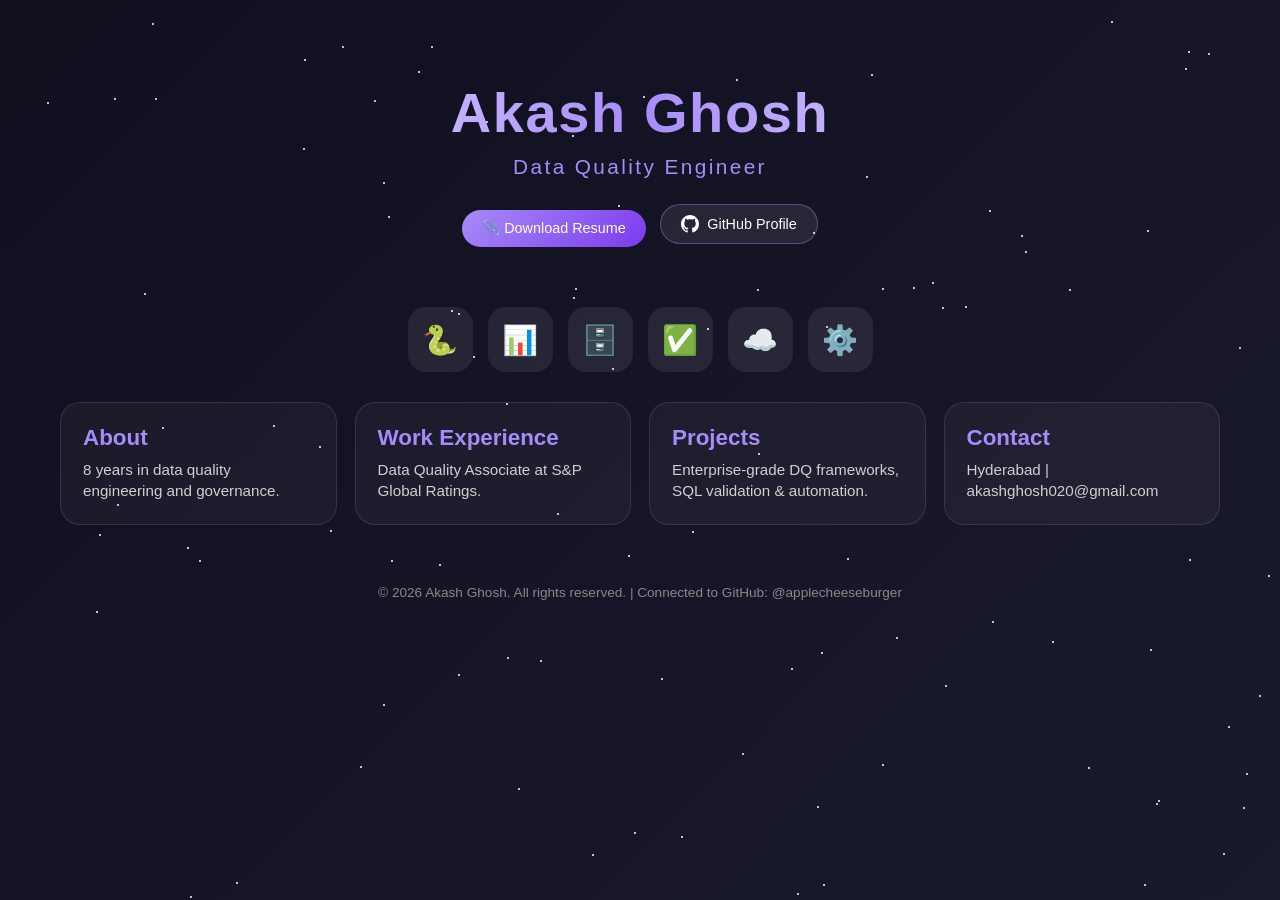
<file: index.html>
<!DOCTYPE html>
<html lang="en">
<head>
<meta charset="UTF-8">
<meta name="viewport" content="width=device-width, initial-scale=1.0">
<title>Akash Ghosh - Portfolio</title>

<style>
* {
    margin: 0;
    padding: 0;
    box-sizing: border-box;
}

body {
    font-family: 'SF Pro Display', -apple-system, BlinkMacSystemFont, 'Segoe UI', Roboto, sans-serif;
    background: linear-gradient(135deg, #0f0f1e 0%, #1a1a2e 100%);
    color: #fff;
    min-height: 100vh;
    overflow-x: hidden;
    position: relative;
}

/* Stars Background */
.stars {
    position: fixed;
    top: 0;
    left: 0;
    width: 100%;
    height: 100%;
    pointer-events: none;
    z-index: 0;
}

.star {
    position: absolute;
    width: 2px;
    height: 2px;
    background: white;
    border-radius: 50%;
    animation: twinkle 3s infinite;
}

@keyframes twinkle {
    0%, 100% { opacity: 0.3; }
    50% { opacity: 1; }
}

@keyframes scaleUp {
  0% { opacity: 0; transform: scale(0.3); }
  50% { opacity: 1; transform: scale(1.1); }
  100% { opacity: 1; transform: scale(1); }
}

@keyframes fadeInUp {
  from { opacity: 0; transform: translateY(30px); }
  to { opacity: 1; transform: translateY(0); }
}

.container {
    max-width: 1200px;
    margin: 0 auto;
    padding: 30px 20px;
    position: relative;
    z-index: 1;
}

.header {
    text-align: center;
    padding: 50px 0 30px;
}

.name {
    font-size: 3.5rem;
    font-weight: 700;
    letter-spacing: 0.1rem;
    margin-bottom: 10px;
    background: linear-gradient(90deg, #fff, #a78bfa, #fff);
    -webkit-background-clip: text;
    -webkit-text-fill-color: transparent;
    animation: scaleUp 0.8s cubic-bezier(0.68,-0.55,0.265,1.55);
}

.title {
    font-size: 1.3rem;
    color: #a78bfa;
    font-weight: 300;
    letter-spacing: 0.15rem;
    margin-bottom: 15px;
    animation: fadeInUp 0.8s ease;
}

.download-resume {
    display: inline-flex;
    align-items: center;
    gap: 8px;
    padding: 10px 20px;
    background: linear-gradient(135deg, #a78bfa 0%, #7c3aed 100%);
    color: white;
    text-decoration: none;
    border-radius: 25px;
    font-size: 0.9rem;
    margin-top: 10px;
    transition: all 0.3s ease;
}

.download-resume:hover {
    transform: translateY(-3px);
    box-shadow: 0 5px 15px rgba(167,139,250,0.4);
}

.github-link-btn {
    display: inline-flex;
    align-items: center;
    gap: 8px;
    padding: 10px 20px;
    background: rgba(255,255,255,0.08);
    border: 1px solid rgba(167,139,250,0.4);
    color: white;
    text-decoration: none;
    border-radius: 25px;
    font-size: 0.9rem;
    margin-top: 10px;
    margin-left: 10px;
    transition: all 0.3s ease;
}

.github-link-btn:hover {
    background: rgba(167,139,250,0.25);
    transform: translateY(-3px);
}

/* Icons Carousel */
.icons-carousel {
    display: flex;
    justify-content: center;
    gap: 15px;
    padding: 30px 0;
    overflow-x: auto;
}

.icon-item {
    width: 65px;
    height: 65px;
    background: rgba(255,255,255,0.08);
    border-radius: 18px;
    display: flex;
    align-items: center;
    justify-content: center;
    font-size: 1.8rem;
    cursor: pointer;
    transition: 0.3s;
}

.icon-item:hover {
    transform: translateY(-8px) scale(1.05);
    background: rgba(167,139,250,0.25);
}

/* Cards Grid */
.cards-grid {
    display: grid;
    grid-template-columns: repeat(auto-fit, minmax(240px, 1fr));
    gap: 18px;
    margin-bottom: 40px;
}

.card {
    background: rgba(255,255,255,0.04);
    border: 1px solid rgba(176,176,255,0.15);
    border-radius: 20px;
    padding: 22px;
    cursor: pointer;
    transition: 0.3s;
}

.card:hover {
    transform: translateY(-8px);
    box-shadow: 0 15px 35px rgba(167,139,250,0.25);
    border-color: rgba(167,139,250,0.5);
}

.card h2 {
    font-size: 1.4rem;
    color: #a78bfa;
    margin-bottom: 8px;
}

.card p {
    color: #d0d0d0;
    font-size: 0.95rem;
    line-height: 1.4;
}

/* Quick Links Footer */
.footer {
    text-align: center;
    padding: 20px 0;
    color: #888;
    font-size: 0.85rem;
}
</style>
</head>

<body>

<div class="stars" id="stars"></div>

<div class="container">
    <div class="header">
        <h1 class="name">Akash Ghosh</h1>
        <p class="title" id="rotating-title">Data Quality Engineer</p>

        <div>
            <a href="AKASH-GHOSH.docx" download class="download-resume">
                📎 Download Resume
            </a>
            <a href="https://github.com/applecheeseburger" target="_blank" rel="noopener" class="github-link-btn">
                <svg width="18" height="18" fill="currentColor" viewBox="0 0 24 24"><path d="M12 0C5.37 0 0 5.37 0 12c0 5.31 3.435 9.795 8.205 11.385.6.105.825-.255.825-.57 0-.285-.015-1.23-.015-2.235-3.015.555-3.795-.735-4.035-1.41-.135-.345-.72-1.41-1.23-1.695-.42-.225-1.02-.78-.015-.795.945-.015 1.62.87 1.845 1.23 1.08 1.815 2.805 1.305 3.495.99.105-.78.42-1.305.765-1.605-2.67-.3-5.46-1.335-5.46-5.925 0-1.305.465-2.385 1.23-3.225-.12-.3-.54-1.53.12-3.18 0 0 1.005-.315 3.3 1.23.96-.27 1.98-.405 3-.405s2.04.135 3 .405c2.295-1.56 3.3-1.23 3.3-1.23.66 1.65.24 2.88.12 3.18.765.84 1.23 1.905 1.23 3.225 0 4.605-2.805 5.625-5.475 5.925.435.375.81 1.095.81 2.22 0 1.605-.015 2.895-.015 3.3 0 .315.225.69.825.57A12.02 12.02 0 0024 12c0-6.63-5.37-12-12-12z"/></svg>
                GitHub Profile
            </a>
        </div>
    </div>

    <div class="icons-carousel">
        <div class="icon-item" title="Python">🐍</div>
        <div class="icon-item" title="Data Analytics">📊</div>
        <div class="icon-item" title="SQL & Databases">🗄️</div>
        <div class="icon-item" title="Data Validation & QA">✅</div>
        <div class="icon-item" title="Cloud Computing">☁️</div>
        <div class="icon-item" title="Automation & Workflows">⚙️</div>
    </div>

    <div class="cards-grid">
        <div class="card" onclick="window.location.href='about.html'">
            <h2>About</h2>
            <p>8 years in data quality engineering and governance.</p>
        </div>

        <div class="card" onclick="window.location.href='work.html'">
            <h2>Work Experience</h2>
            <p>Data Quality Associate at S&P Global Ratings.</p>
        </div>

        <div class="card" onclick="window.location.href='projects.html'">
            <h2>Projects</h2>
            <p>Enterprise-grade DQ frameworks, SQL validation & automation.</p>
        </div>

        <div class="card" onclick="window.location.href='contact.html'">
            <h2>Contact</h2>
            <p>Hyderabad | akashghosh020@gmail.com</p>
        </div>
    </div>

    <footer class="footer">
        <p>© <span id="year"></span> Akash Ghosh. All rights reserved. | Connected to GitHub: @applecheeseburger</p>
    </footer>
</div>

<script>
/* Stars */
const starsContainer = document.getElementById('stars');
for (let i = 0; i < 100; i++) {
    const star = document.createElement('div');
    star.className = 'star';
    star.style.left = Math.random() * 100 + '%';
    star.style.top = Math.random() * 100 + '%';
    star.style.animationDelay = Math.random() * 3 + 's';
    starsContainer.appendChild(star);
}

/* Year */
document.getElementById('year').textContent = new Date().getFullYear();

/* Rotating subtitle */
const titles = [
    "Data Quality Associate",
    "Assistant Manager",
    "Data Quality Engineer",
    "Speaks English / Hindi / Bengali",
    "Loves automation",
    "Uses AI for smart workflows"
];

let index = 0;
const titleElement = document.getElementById("rotating-title");

setInterval(() => {
    titleElement.style.animation = "none";
    void titleElement.offsetWidth;
    titleElement.style.animation = "fadeInUp 0.8s ease";

    index = (index + 1) % titles.length;
    titleElement.textContent = titles[index];
}, 2000);
</script>

</body>
</html>
</file>
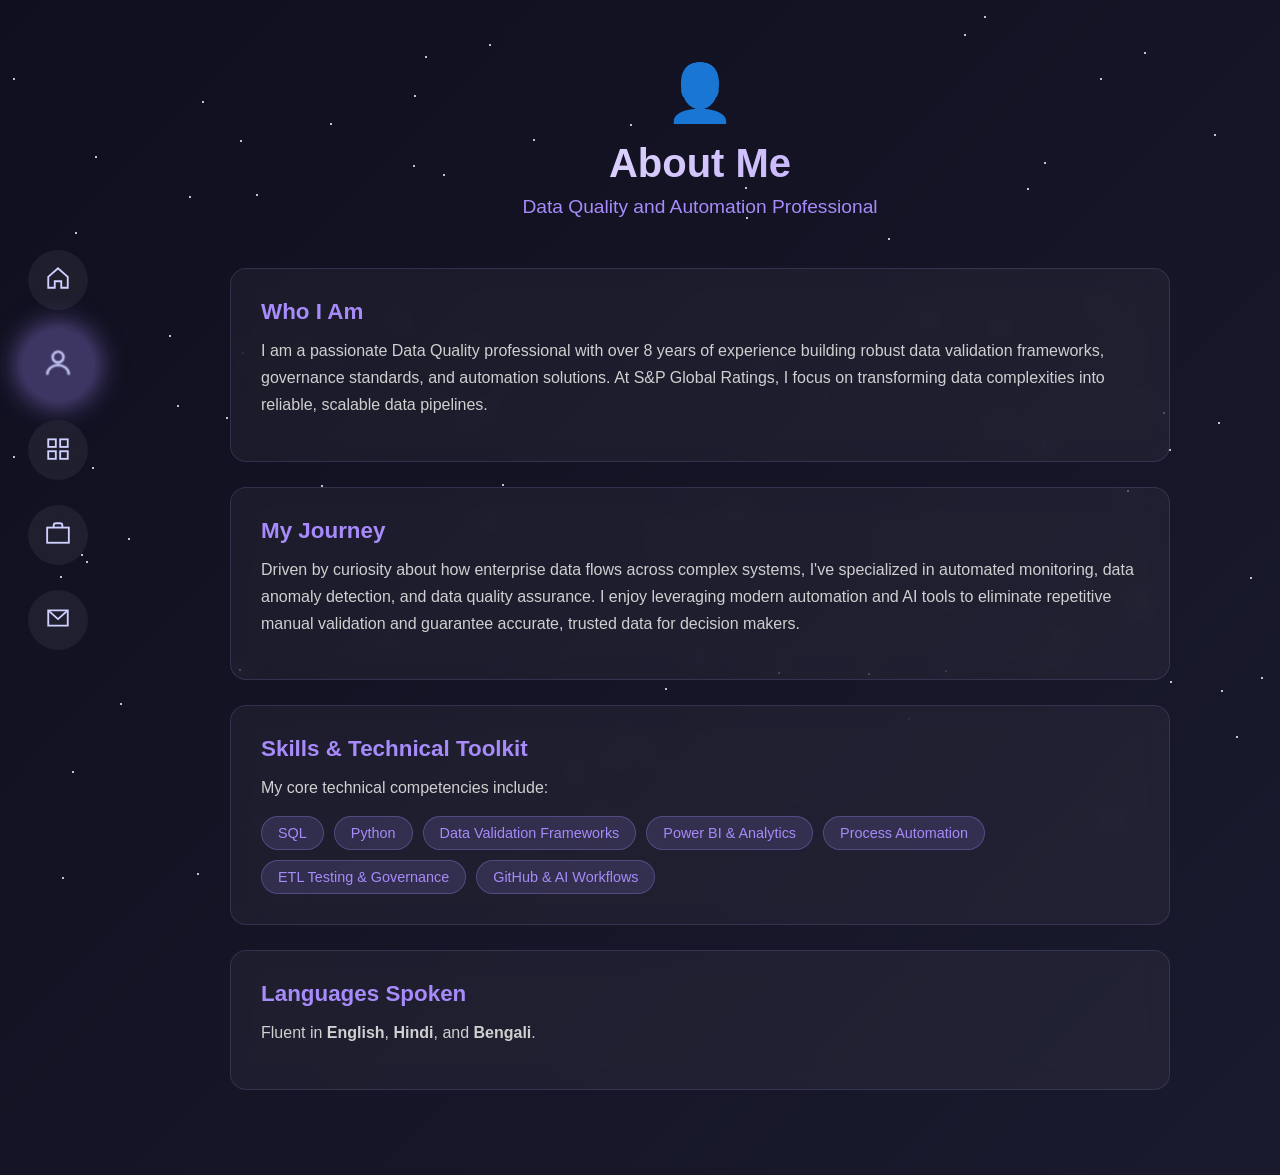
<file: about.html>
<!DOCTYPE html>
<html lang="en">
<head>
    <meta charset="UTF-8">
    <meta name="viewport" content="width=device-width, initial-scale=1.0">
    <title>About - Akash Ghosh</title>
    <style>
        * {
            margin: 0;
            padding: 0;
            box-sizing: border-box;
        }

        body {
            font-family: 'SF Pro Display', -apple-system, BlinkMacSystemFont, 'Segoe UI', Roboto, sans-serif;
            background: linear-gradient(135deg, #0f0f1e 0%, #1a1a2e 100%);
            color: white;
            min-height: 100vh;
            overflow-x: hidden;
            display: flex;
        }

        /* Stars Background */
        .stars {
            position: fixed;
            width: 100%;
            height: 100%;
            pointer-events: none;
            z-index: 0;
        }

        .star {
            position: absolute;
            width: 2px;
            height: 2px;
            background: white;
            border-radius: 50%;
            animation: twinkle 3s infinite;
        }

        @keyframes twinkle {
            0%, 100% { opacity: 0.3; }
            50% { opacity: 1; }
        }

        /* Navigation Sidebar */
        .sidebar {
            position: fixed;
            left: 28px;
            top: 50%;
            transform: translateY(-50%);
            display: flex;
            flex-direction: column;
            gap: 25px;
            z-index: 100;
        }

        .nav-item {
            width: 60px;
            height: 60px;
            border-radius: 50%;
            display: flex;
            align-items: center;
            justify-content: center;
            position: relative;
            cursor: pointer;
            background: rgba(255,255,255,0.06);
            backdrop-filter: blur(14px);
            transition: 0.35s ease;
        }

        .nav-icon {
            width: 26px;
            height: 26px;
            fill: none;
            stroke: #cfd2ff;
            stroke-width: 1.7;
            transition: 0.3s ease;
        }

        .nav-item:hover {
            transform: scale(1.2);
            background: rgba(176,176,255,0.2);
        }

        .nav-item:hover .nav-icon {
            stroke: white;
        }

        .nav-item.active {
            transform: scale(1.25);
            background: rgba(167,139,250,0.3);
            box-shadow: 0 0 25px rgba(167,139,250,0.7);
        }

        .nav-item::after {
            content: attr(data-label);
            position: absolute;
            left: 80px;
            white-space: nowrap;
            font-size: 0.9rem;
            color: #a78bfa;
            opacity: 0;
            transform: translateX(-10px);
            transition: 0.3s;
            pointer-events: none;
        }

        .nav-item:hover::after {
            opacity: 1;
            transform: translateX(0);
        }

        /* Main Content */
        .main-content {
            flex: 1;
            margin-left: 120px;
            position: relative;
            z-index: 1;
        }

        .container {
            max-width: 1000px;
            margin: auto;
            padding: 60px 30px;
        }

        .page-header {
            text-align: center;
            margin-bottom: 50px;
            animation: fadeInUp 0.8s ease;
        }

        .profile-icon {
            font-size: 3.5rem;
            margin-bottom: 15px;
        }

        h1 {
            font-size: 2.5rem;
            margin-bottom: 10px;
            background: linear-gradient(135deg, #fff, #a78bfa);
            -webkit-background-clip: text;
            -webkit-text-fill-color: transparent;
        }

        .subtitle {
            font-size: 1.2rem;
            color: #a78bfa;
        }

        .about-card {
            background: rgba(255,255,255,0.04);
            border: 1px solid rgba(176,176,255,0.15);
            border-radius: 16px;
            padding: 30px;
            margin-bottom: 25px;
            backdrop-filter: blur(10px);
            transition: 0.3s ease;
        }

        .about-card:hover {
            transform: translateY(-4px);
            border-color: rgba(167,139,250,0.4);
            background: rgba(255,255,255,0.07);
        }

        .about-card h2 {
            font-size: 1.4rem;
            margin-bottom: 12px;
            color: #a78bfa;
        }

        .about-card p {
            color: #d0d0d0;
            line-height: 1.7;
            margin-bottom: 12px;
        }

        .skills {
            display: flex;
            flex-wrap: wrap;
            gap: 10px;
            margin-top: 15px;
        }

        .skill-badge {
            background: rgba(167,139,250,0.15);
            color: #a78bfa;
            padding: 8px 16px;
            border-radius: 20px;
            font-size: 0.9rem;
            border: 1px solid rgba(167,139,250,0.3);
        }

        @keyframes fadeInUp {
            from { opacity: 0; transform: translateY(20px); }
            to { opacity: 1; transform: translateY(0); }
        }

        @media (max-width: 768px) {
            body { flex-direction: column; }
            .sidebar {
                position: relative;
                transform: none;
                left: 0;
                top: 0;
                flex-direction: row;
                justify-content: center;
                padding: 20px;
            }
            .main-content { margin-left: 0; }
        }
    </style>
</head>
<body>
    <div class="stars" id="stars"></div>

    <!-- Navigation Sidebar -->
    <aside class="sidebar">
        <div class="nav-item" data-label="Home">
            <a href="index.html">
                <svg viewBox="0 0 24 24" class="nav-icon"><path d="M3 11L12 3L21 11V21H15V15H9V21H3Z"/></svg>
            </a>
        </div>
        <div class="nav-item active" data-label="About">
            <a href="about.html">
                <svg viewBox="0 0 24 24" class="nav-icon"><circle cx="12" cy="8" r="4"/><path d="M4 21C4 16.5 8 14 12 14C16 14 20 16.5 20 21"/></svg>
            </a>
        </div>
        <div class="nav-item" data-label="Projects">
            <a href="projects.html">
                <svg viewBox="0 0 24 24" class="nav-icon"><rect x="3" y="4" width="7" height="7"/><rect x="14" y="4" width="7" height="7"/><rect x="14" y="15" width="7" height="7"/><rect x="3" y="15" width="7" height="7"/></svg>
            </a>
        </div>
        <div class="nav-item" data-label="Work">
            <a href="work.html">
                <svg viewBox="0 0 24 24" class="nav-icon"><rect x="2" y="7" width="20" height="14"/><path d="M16 7V5C16 3.9 15.1 3 14 3H10C8.9 3 8 3.9 8 5V7"/></svg>
            </a>
        </div>
        <div class="nav-item" data-label="Contact">
            <a href="contact.html">
                <svg viewBox="0 0 24 24" class="nav-icon"><path d="M3 5H21V19H3Z"/><path d="M3 5L12 13L21 5"/></svg>
            </a>
        </div>
    </aside>

    <!-- Main Content -->
    <div class="main-content">
        <div class="container">
            <section class="page-header">
                <div class="profile-icon">👤</div>
                <h1>About Me</h1>
                <p class="subtitle">Data Quality and Automation Professional</p>
            </section>

            <div class="about-card">
                <h2>Who I Am</h2>
                <p>I am a passionate Data Quality professional with over 8 years of experience building robust data validation frameworks, governance standards, and automation solutions. At S&P Global Ratings, I focus on transforming data complexities into reliable, scalable data pipelines.</p>
            </div>

            <div class="about-card">
                <h2>My Journey</h2>
                <p>Driven by curiosity about how enterprise data flows across complex systems, I've specialized in automated monitoring, data anomaly detection, and data quality assurance. I enjoy leveraging modern automation and AI tools to eliminate repetitive manual validation and guarantee accurate, trusted data for decision makers.</p>
            </div>

            <div class="about-card">
                <h2>Skills & Technical Toolkit</h2>
                <p>My core technical competencies include:</p>
                <div class="skills">
                    <span class="skill-badge">SQL</span>
                    <span class="skill-badge">Python</span>
                    <span class="skill-badge">Data Validation Frameworks</span>
                    <span class="skill-badge">Power BI & Analytics</span>
                    <span class="skill-badge">Process Automation</span>
                    <span class="skill-badge">ETL Testing & Governance</span>
                    <span class="skill-badge">GitHub & AI Workflows</span>
                </div>
            </div>

            <div class="about-card">
                <h2>Languages Spoken</h2>
                <p>Fluent in <strong>English</strong>, <strong>Hindi</strong>, and <strong>Bengali</strong>.</p>
            </div>
        </div>
    </div>

    <script>
        /* Generate Stars */
        const starsContainer = document.getElementById('stars');
        for (let i = 0; i < 100; i++) {
            const star = document.createElement('div');
            star.className = 'star';
            star.style.left = Math.random() * 100 + '%';
            star.style.top = Math.random() * 100 + '%';
            star.style.animationDelay = Math.random() * 3 + 's';
            starsContainer.appendChild(star);
        }
    </script>
</body>
</html>
</file>
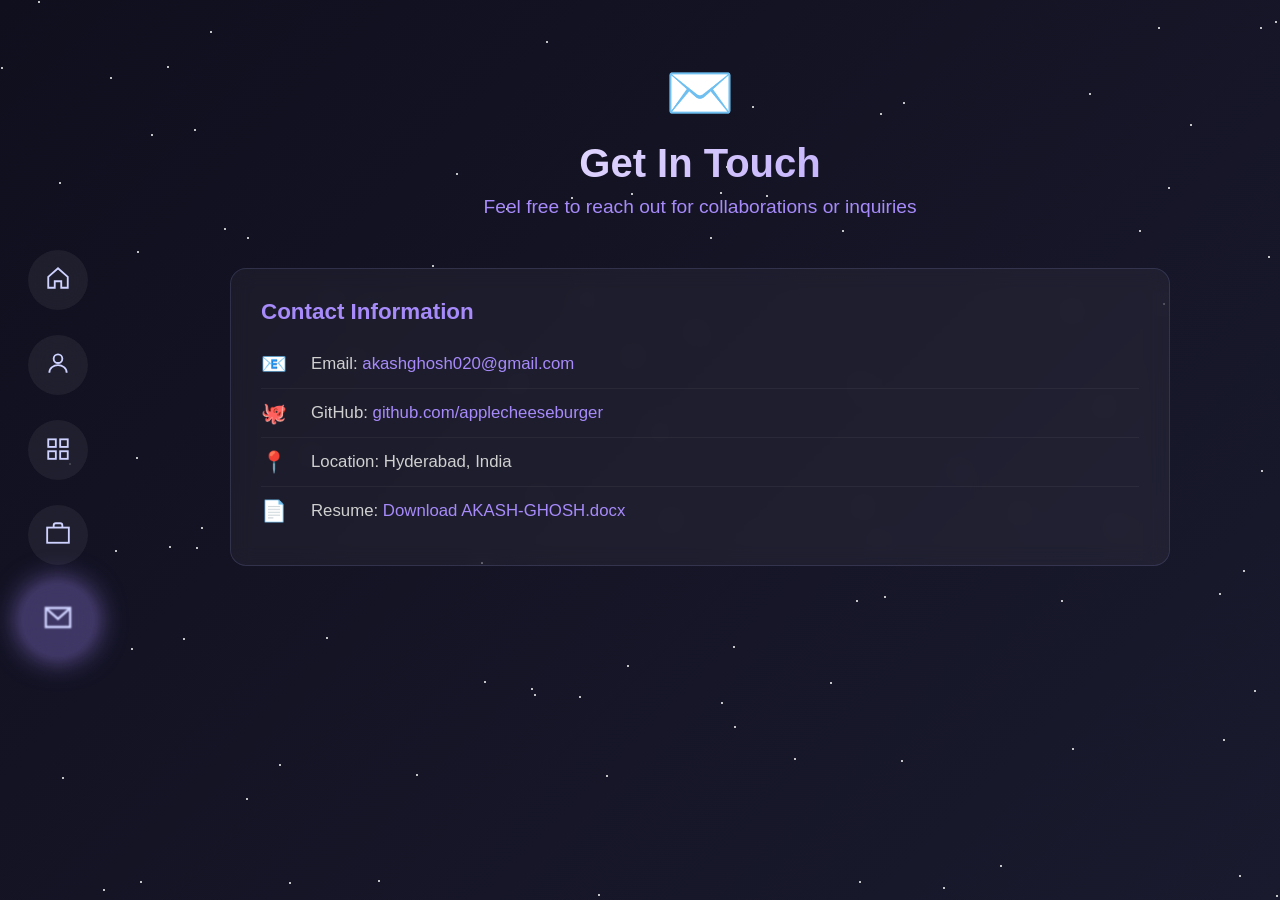
<file: contact.html>
<!DOCTYPE html>
<html lang="en">
<head>
<meta charset="UTF-8">
<meta name="viewport" content="width=device-width, initial-scale=1.0">
<title>Contact - Akash Ghosh</title>
<style>
* {
    margin: 0;
    padding: 0;
    box-sizing: border-box;
}

body {
    font-family: 'SF Pro Display', -apple-system, BlinkMacSystemFont, 'Segoe UI', Roboto, sans-serif;
    background: linear-gradient(135deg, #0f0f1e 0%, #1a1a2e 100%);
    color: white;
    min-height: 100vh;
    overflow-x: hidden;
    display: flex;
}

/* Stars Background */
.stars {
    position: fixed;
    width: 100%;
    height: 100%;
    pointer-events: none;
    z-index: 0;
}

.star {
    position: absolute;
    width: 2px;
    height: 2px;
    background: white;
    border-radius: 50%;
    animation: twinkle 3s infinite;
}

@keyframes twinkle {
    0%, 100% { opacity: 0.3; }
    50% { opacity: 1; }
}

/* Sidebar Navigation */
.sidebar {
    position: fixed;
    left: 28px;
    top: 50%;
    transform: translateY(-50%);
    display: flex;
    flex-direction: column;
    gap: 25px;
    z-index: 100;
}

.nav-item {
    width: 60px;
    height: 60px;
    border-radius: 50%;
    display: flex;
    align-items: center;
    justify-content: center;
    position: relative;
    cursor: pointer;
    background: rgba(255,255,255,0.06);
    backdrop-filter: blur(14px);
    transition: 0.35s ease;
}

.nav-icon {
    width: 26px;
    height: 26px;
    fill: none;
    stroke: #cfd2ff;
    stroke-width: 1.7;
    transition: 0.3s ease;
}

.nav-item:hover {
    transform: scale(1.2);
    background: rgba(176,176,255,0.2);
}

.nav-item:hover .nav-icon {
    stroke: white;
}

.nav-item.active {
    transform: scale(1.25);
    background: rgba(167,139,250,0.3);
    box-shadow: 0 0 25px rgba(167,139,250,0.7);
}

.nav-item::after {
    content: attr(data-label);
    position: absolute;
    left: 80px;
    white-space: nowrap;
    font-size: 0.9rem;
    color: #a78bfa;
    opacity: 0;
    transform: translateX(-10px);
    transition: 0.3s;
    pointer-events: none;
}

.nav-item:hover::after {
    opacity: 1;
    transform: translateX(0);
}

/* Main Content */
.main-content {
    flex: 1;
    margin-left: 120px;
    position: relative;
    z-index: 1;
}

.container {
    max-width: 1000px;
    margin: auto;
    padding: 60px 30px;
}

.page-header {
    text-align: center;
    margin-bottom: 50px;
    animation: fadeInUp 0.8s ease;
}

.profile-icon {
    font-size: 3.5rem;
    margin-bottom: 15px;
}

h1 {
    font-size: 2.5rem;
    margin-bottom: 10px;
    background: linear-gradient(135deg, #fff, #a78bfa);
    -webkit-background-clip: text;
    -webkit-text-fill-color: transparent;
}

.subtitle {
    font-size: 1.2rem;
    color: #a78bfa;
}

.section-card {
    background: rgba(255,255,255,0.04);
    border: 1px solid rgba(176,176,255,0.15);
    border-radius: 16px;
    padding: 30px;
    margin-bottom: 25px;
    backdrop-filter: blur(10px);
    transition: 0.3s ease;
}

.section-card:hover {
    transform: translateY(-4px);
    border-color: rgba(167,139,250,0.4);
}

.section-card h2 {
    font-size: 1.4rem;
    color: #a78bfa;
    margin-bottom: 15px;
}

.contact-list {
    list-style: none;
}

.contact-list li {
    padding: 12px 0;
    display: flex;
    align-items: center;
    gap: 15px;
    font-size: 1.05rem;
    color: #d0d0d0;
    border-bottom: 1px solid rgba(255,255,255,0.05);
}

.contact-list li:last-child {
    border-bottom: none;
}

.contact-list a {
    color: #a78bfa;
    text-decoration: none;
}

.contact-list a:hover {
    text-decoration: underline;
}

.contact-icon {
    font-size: 1.3rem;
    width: 35px;
}

@keyframes fadeInUp {
    from { opacity: 0; transform: translateY(20px); }
    to { opacity: 1; transform: translateY(0); }
}

@media (max-width: 768px) {
    body { flex-direction: column; }
    .sidebar {
        position: relative;
        transform: none;
        left: 0;
        top: 0;
        flex-direction: row;
        justify-content: center;
        padding: 20px;
    }
    .main-content { margin-left: 0; }
}
</style>
</head>
<body>

<div class="stars" id="stars"></div>

<!-- Sidebar Navigation -->
<aside class="sidebar">
    <div class="nav-item" data-label="Home">
        <a href="index.html">
            <svg viewBox="0 0 24 24" class="nav-icon"><path d="M3 11L12 3L21 11V21H15V15H9V21H3Z"/></svg>
        </a>
    </div>
    <div class="nav-item" data-label="About">
        <a href="about.html">
            <svg viewBox="0 0 24 24" class="nav-icon"><circle cx="12" cy="8" r="4"/><path d="M4 21C4 16.5 8 14 12 14C16 14 20 16.5 20 21"/></svg>
        </a>
    </div>
    <div class="nav-item" data-label="Projects">
        <a href="projects.html">
            <svg viewBox="0 0 24 24" class="nav-icon"><rect x="3" y="4" width="7" height="7"/><rect x="14" y="4" width="7" height="7"/><rect x="14" y="15" width="7" height="7"/><rect x="3" y="15" width="7" height="7"/></svg>
        </a>
    </div>
    <div class="nav-item" data-label="Work">
        <a href="work.html">
            <svg viewBox="0 0 24 24" class="nav-icon"><rect x="2" y="7" width="20" height="14"/><path d="M16 7V5C16 3.9 15.1 3 14 3H10C8.9 3 8 3.9 8 5V7"/></svg>
        </a>
    </div>
    <div class="nav-item active" data-label="Contact">
        <a href="contact.html">
            <svg viewBox="0 0 24 24" class="nav-icon"><path d="M3 5H21V19H3Z"/><path d="M3 5L12 13L21 5"/></svg>
        </a>
    </div>
</aside>

<!-- Content -->
<div class="main-content">
    <div class="container">
        <section class="page-header">
            <div class="profile-icon">✉️</div>
            <h1>Get In Touch</h1>
            <p class="subtitle">Feel free to reach out for collaborations or inquiries</p>
        </section>

        <div class="section-card">
            <h2>Contact Information</h2>
            <ul class="contact-list">
                <li>
                    <span class="contact-icon">📧</span>
                    <span>Email: <a href="mailto:akashghosh020@gmail.com">akashghosh020@gmail.com</a></span>
                </li>
                <li>
                    <span class="contact-icon">🐙</span>
                    <span>GitHub: <a href="https://github.com/applecheeseburger" target="_blank" rel="noopener">github.com/applecheeseburger</a></span>
                </li>
                <li>
                    <span class="contact-icon">📍</span>
                    <span>Location: Hyderabad, India</span>
                </li>
                <li>
                    <span class="contact-icon">📄</span>
                    <span>Resume: <a href="AKASH-GHOSH.docx" download>Download AKASH-GHOSH.docx</a></span>
                </li>
            </ul>
        </div>
    </div>
</div>

<script>
/* Generate Stars */
const starsContainer = document.getElementById('stars');
for (let i = 0; i < 100; i++) {
    const star = document.createElement('div');
    star.className = 'star';
    star.style.left = Math.random() * 100 + '%';
    star.style.top = Math.random() * 100 + '%';
    star.style.animationDelay = Math.random() * 3 + 's';
    starsContainer.appendChild(star);
}
</script>

</body>
</html>
</file>
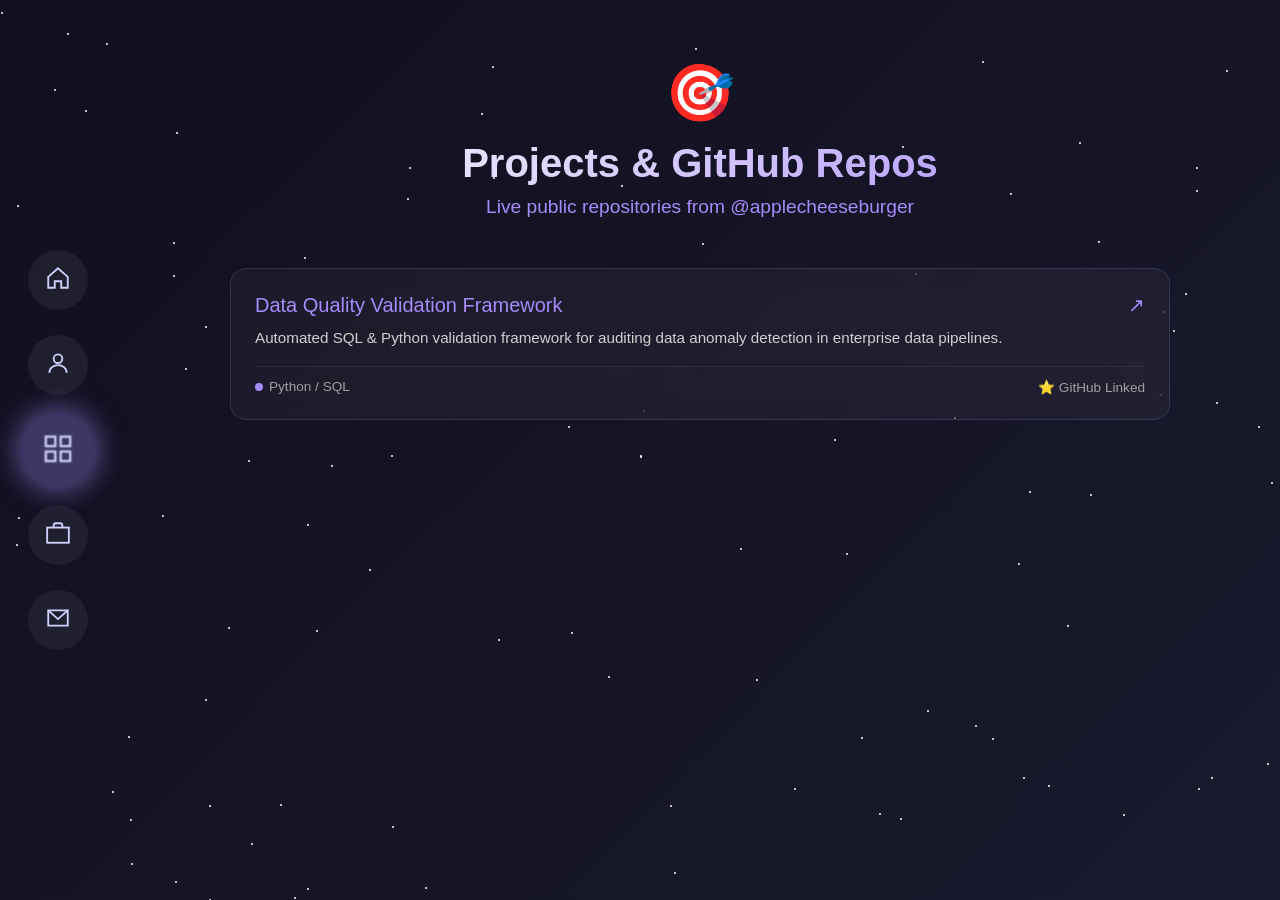
<file: projects.html>
<!DOCTYPE html>
<html lang="en">
<head>
<meta charset="UTF-8">
<meta name="viewport" content="width=device-width, initial-scale=1.0">
<title>Projects - Akash Ghosh</title>
<style>
* {
    margin: 0;
    padding: 0;
    box-sizing: border-box;
}

body {
    font-family: 'SF Pro Display', -apple-system, BlinkMacSystemFont, 'Segoe UI', Roboto, sans-serif;
    background: linear-gradient(135deg, #0f0f1e 0%, #1a1a2e 100%);
    color: white;
    min-height: 100vh;
    overflow-x: hidden;
    display: flex;
}

/* Stars Background */
.stars {
    position: fixed;
    width: 100%;
    height: 100%;
    pointer-events: none;
    z-index: 0;
}

.star {
    position: absolute;
    width: 2px;
    height: 2px;
    background: white;
    border-radius: 50%;
    animation: twinkle 3s infinite;
}

@keyframes twinkle {
    0%, 100% { opacity: 0.3; }
    50% { opacity: 1; }
}

/* Sidebar Navigation */
.sidebar {
    position: fixed;
    left: 28px;
    top: 50%;
    transform: translateY(-50%);
    display: flex;
    flex-direction: column;
    gap: 25px;
    z-index: 100;
}

.nav-item {
    width: 60px;
    height: 60px;
    border-radius: 50%;
    display: flex;
    align-items: center;
    justify-content: center;
    position: relative;
    cursor: pointer;
    background: rgba(255,255,255,0.06);
    backdrop-filter: blur(14px);
    transition: 0.35s ease;
}

.nav-icon {
    width: 26px;
    height: 26px;
    fill: none;
    stroke: #cfd2ff;
    stroke-width: 1.7;
    transition: 0.3s ease;
}

.nav-item:hover {
    transform: scale(1.2);
    background: rgba(176,176,255,0.2);
}

.nav-item:hover .nav-icon {
    stroke: white;
}

.nav-item.active {
    transform: scale(1.25);
    background: rgba(167,139,250,0.3);
    box-shadow: 0 0 25px rgba(167,139,250,0.7);
}

.nav-item::after {
    content: attr(data-label);
    position: absolute;
    left: 80px;
    white-space: nowrap;
    font-size: 0.9rem;
    color: #a78bfa;
    opacity: 0;
    transform: translateX(-10px);
    transition: 0.3s;
    pointer-events: none;
}

.nav-item:hover::after {
    opacity: 1;
    transform: translateX(0);
}

/* Main Content */
.main-content {
    flex: 1;
    margin-left: 120px;
    position: relative;
    z-index: 1;
}

.container {
    max-width: 1000px;
    margin: auto;
    padding: 60px 30px;
}

.page-header {
    text-align: center;
    margin-bottom: 50px;
    animation: fadeInUp 0.8s ease;
}

.profile-icon {
    font-size: 3.5rem;
    margin-bottom: 15px;
}

h1 {
    font-size: 2.5rem;
    margin-bottom: 10px;
    background: linear-gradient(135deg, #fff, #a78bfa);
    -webkit-background-clip: text;
    -webkit-text-fill-color: transparent;
}

.subtitle {
    font-size: 1.2rem;
    color: #a78bfa;
}

/* GitHub Projects Grid */
.projects-grid {
    display: grid;
    grid-template-columns: repeat(auto-fit, minmax(280px, 1fr));
    gap: 20px;
    margin-top: 30px;
}

.project-card {
    background: rgba(255,255,255,0.04);
    border: 1px solid rgba(176,176,255,0.15);
    border-radius: 16px;
    padding: 24px;
    display: flex;
    flex-direction: column;
    justify-content: space-between;
    backdrop-filter: blur(10px);
    transition: 0.3s ease;
}

.project-card:hover {
    transform: translateY(-5px);
    border-color: rgba(167,139,250,0.5);
    box-shadow: 0 10px 25px rgba(167,139,250,0.2);
}

.project-title {
    font-size: 1.25rem;
    color: #a78bfa;
    margin-bottom: 10px;
    display: flex;
    justify-content: space-between;
    align-items: center;
}

.project-title a {
    color: #a78bfa;
    text-decoration: none;
}

.project-title a:hover {
    color: #fff;
}

.project-desc {
    color: #d0d0d0;
    font-size: 0.95rem;
    line-height: 1.5;
    margin-bottom: 16px;
}

.project-meta {
    display: flex;
    justify-content: space-between;
    align-items: center;
    font-size: 0.85rem;
    color: #a0a0a0;
    border-top: 1px solid rgba(255,255,255,0.08);
    padding-top: 12px;
}

.project-lang {
    display: inline-flex;
    align-items: center;
    gap: 6px;
}

.lang-dot {
    width: 8px;
    height: 8px;
    border-radius: 50%;
    background-color: #a78bfa;
}

.loading-text {
    grid-column: 1 / -1;
    text-align: center;
    padding: 40px;
    color: #a78bfa;
    font-size: 1.1rem;
}

@keyframes fadeInUp {
    from { opacity: 0; transform: translateY(20px); }
    to { opacity: 1; transform: translateY(0); }
}

@media (max-width: 768px) {
    body { flex-direction: column; }
    .sidebar {
        position: relative;
        transform: none;
        left: 0;
        top: 0;
        flex-direction: row;
        justify-content: center;
        padding: 20px;
    }
    .main-content { margin-left: 0; }
}
</style>
</head>
<body>

<div class="stars" id="stars"></div>

<!-- Sidebar Navigation -->
<aside class="sidebar">
    <div class="nav-item" data-label="Home">
        <a href="index.html">
            <svg viewBox="0 0 24 24" class="nav-icon"><path d="M3 11L12 3L21 11V21H15V15H9V21H3Z"/></svg>
        </a>
    </div>
    <div class="nav-item" data-label="About">
        <a href="about.html">
            <svg viewBox="0 0 24 24" class="nav-icon"><circle cx="12" cy="8" r="4"/><path d="M4 21C4 16.5 8 14 12 14C16 14 20 16.5 20 21"/></svg>
        </a>
    </div>
    <div class="nav-item active" data-label="Projects">
        <a href="projects.html">
            <svg viewBox="0 0 24 24" class="nav-icon"><rect x="3" y="4" width="7" height="7"/><rect x="14" y="4" width="7" height="7"/><rect x="14" y="15" width="7" height="7"/><rect x="3" y="15" width="7" height="7"/></svg>
        </a>
    </div>
    <div class="nav-item" data-label="Work">
        <a href="work.html">
            <svg viewBox="0 0 24 24" class="nav-icon"><rect x="2" y="7" width="20" height="14"/><path d="M16 7V5C16 3.9 15.1 3 14 3H10C8.9 3 8 3.9 8 5V7"/></svg>
        </a>
    </div>
    <div class="nav-item" data-label="Contact">
        <a href="contact.html">
            <svg viewBox="0 0 24 24" class="nav-icon"><path d="M3 5H21V19H3Z"/><path d="M3 5L12 13L21 5"/></svg>
        </a>
    </div>
</aside>

<!-- Content -->
<div class="main-content">
    <div class="container">
        <section class="page-header">
            <div class="profile-icon">🎯</div>
            <h1>Projects & GitHub Repos</h1>
            <p class="subtitle">Live public repositories from @applecheeseburger</p>
        </section>

        <div id="github-projects" class="projects-grid">
            <div class="loading-text">Loading GitHub Repositories...</div>
        </div>
    </div>
</div>

<script>
/* Generate Stars */
const starsContainer = document.getElementById('stars');
for (let i = 0; i < 100; i++) {
    const star = document.createElement('div');
    star.className = 'star';
    star.style.left = Math.random() * 100 + '%';
    star.style.top = Math.random() * 100 + '%';
    star.style.animationDelay = Math.random() * 3 + 's';
    starsContainer.appendChild(star);
}

/* Fetch GitHub Repos */
async function loadGitHubRepos() {
    const container = document.getElementById('github-projects');
    try {
        const response = await fetch('https://api.github.com/users/applecheeseburger/repos?sort=updated&per_page=12');
        if (!response.ok) throw new Error('Failed to load repositories');
        const repos = await response.json();

        if (repos.length === 0) {
            container.innerHTML = `<div class="loading-text">No public repositories found.</div>`;
            return;
        }

        container.innerHTML = repos.map(repo => `
            <div class="project-card">
                <div>
                    <div class="project-title">
                        <span>${repo.name}</span>
                        <a href="${repo.html_url}" target="_blank" rel="noopener" title="View on GitHub">
                            ↗
                        </a>
                    </div>
                    <p class="project-desc">${repo.description || 'Enterprise data quality, validation, or automation project.'}</p>
                </div>
                <div class="project-meta">
                    <span class="project-lang">
                        <span class="lang-dot"></span>
                        ${repo.language || 'Code'}
                    </span>
                    <span>⭐ ${repo.stargazers_count} | 🍴 ${repo.forks_count}</span>
                </div>
            </div>
        `).join('');

    } catch (err) {
        console.error(err);
        container.innerHTML = `
            <div class="project-card">
                <div class="project-title">
                    <span>Data Quality Validation Framework</span>
                    <a href="https://github.com/applecheeseburger" target="_blank">↗</a>
                </div>
                <p class="project-desc">Automated SQL & Python validation framework for auditing data anomaly detection in enterprise data pipelines.</p>
                <div class="project-meta">
                    <span class="project-lang"><span class="lang-dot"></span>Python / SQL</span>
                    <span>⭐ GitHub Linked</span>
                </div>
            </div>
        `;
    }
}

loadGitHubRepos();
</script>

</body>
</html>
</file>
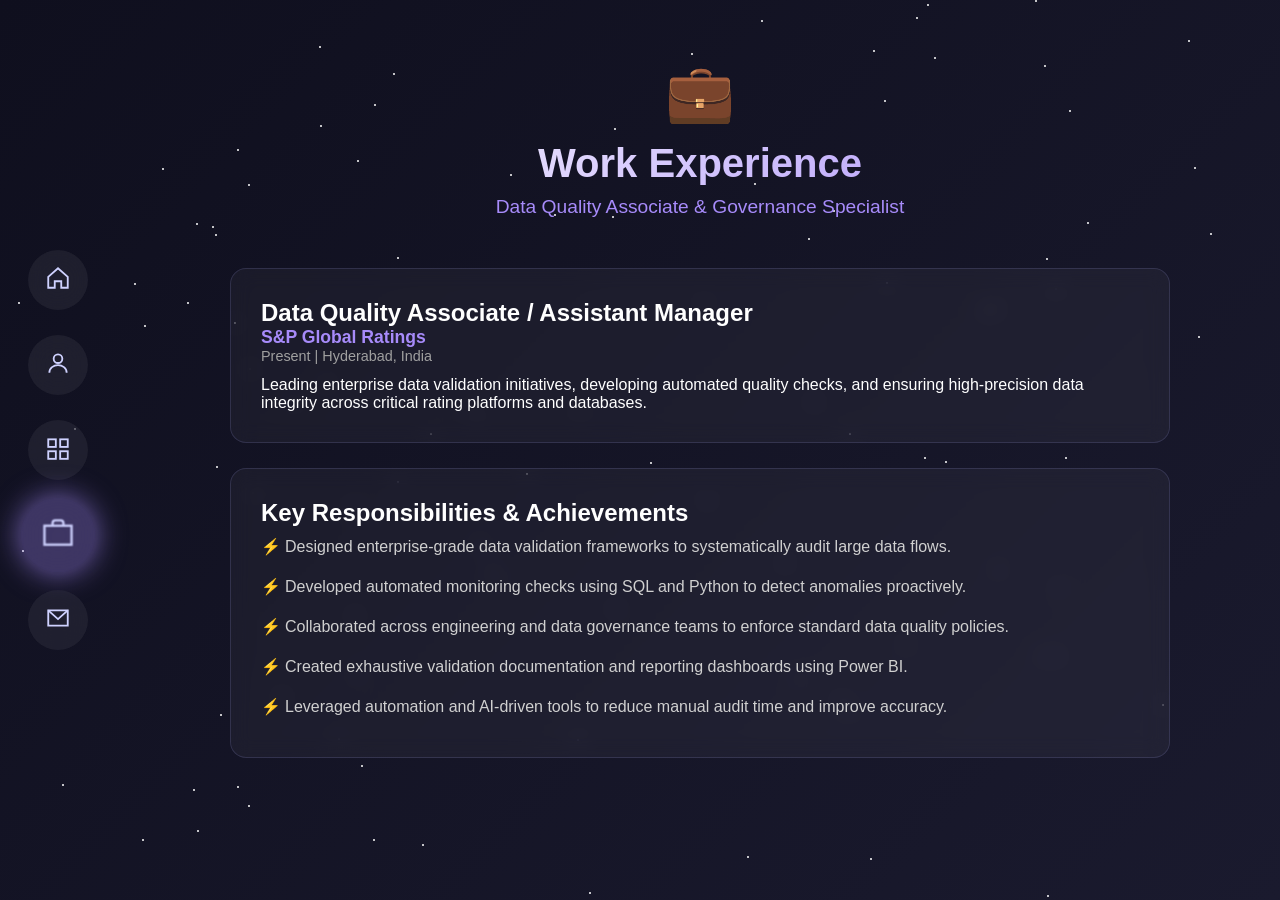
<file: work.html>
<!DOCTYPE html>
<html lang="en">
<head>
<meta charset="UTF-8">
<meta name="viewport" content="width=device-width, initial-scale=1.0">
<title>Work Experience - Akash Ghosh</title>

<style>
* {
    margin: 0;
    padding: 0;
    box-sizing: border-box;
}

body {
    font-family: 'SF Pro Display', -apple-system, BlinkMacSystemFont, 'Segoe UI', Roboto, sans-serif;
    background: linear-gradient(135deg, #0f0f1e 0%, #1a1a2e 100%);
    color: white;
    min-height: 100vh;
    overflow-x: hidden;
    display: flex;
}

/* Stars Background */
.stars {
    position: fixed;
    width: 100%;
    height: 100%;
    pointer-events: none;
    z-index: 0;
}

.star {
    position: absolute;
    width: 2px;
    height: 2px;
    background: white;
    border-radius: 50%;
    animation: twinkle 3s infinite;
}

@keyframes twinkle {
    0%, 100% { opacity: 0.3; }
    50% { opacity: 1; }
}

/* Sidebar Navigation */
.sidebar {
    position: fixed;
    left: 28px;
    top: 50%;
    transform: translateY(-50%);
    display: flex;
    flex-direction: column;
    gap: 25px;
    z-index: 100;
}

.nav-item {
    width: 60px;
    height: 60px;
    border-radius: 50%;
    display: flex;
    align-items: center;
    justify-content: center;
    position: relative;
    cursor: pointer;
    background: rgba(255,255,255,0.06);
    backdrop-filter: blur(14px);
    transition: 0.35s ease;
}

.nav-icon {
    width: 26px;
    height: 26px;
    fill: none;
    stroke: #cfd2ff;
    stroke-width: 1.7;
    transition: 0.3s ease;
}

.nav-item:hover {
    transform: scale(1.2);
    background: rgba(176,176,255,0.2);
}

.nav-item:hover .nav-icon {
    stroke: white;
}

.nav-item.active {
    transform: scale(1.25);
    background: rgba(167,139,250,0.3);
    box-shadow: 0 0 25px rgba(167,139,250,0.7);
}

.nav-item::after {
    content: attr(data-label);
    position: absolute;
    left: 80px;
    white-space: nowrap;
    font-size: 0.9rem;
    color: #a78bfa;
    opacity: 0;
    transform: translateX(-10px);
    transition: 0.3s;
    pointer-events: none;
}

.nav-item:hover::after {
    opacity: 1;
    transform: translateX(0);
}

/* Main Content */
.main-content {
    flex: 1;
    margin-left: 120px;
    position: relative;
    z-index: 1;
}

.container {
    max-width: 1000px;
    margin: auto;
    padding: 60px 30px;
}

.page-header {
    text-align: center;
    margin-bottom: 50px;
    animation: fadeInUp 0.8s ease;
}

.profile-icon {
    font-size: 3.5rem;
    margin-bottom: 15px;
}

h1 {
    font-size: 2.5rem;
    margin-bottom: 10px;
    background: linear-gradient(135deg, #fff, #a78bfa);
    -webkit-background-clip: text;
    -webkit-text-fill-color: transparent;
}

.subtitle {
    font-size: 1.2rem;
    color: #a78bfa;
}

.section-card {
    background: rgba(255,255,255,0.04);
    border: 1px solid rgba(176,176,255,0.15);
    border-radius: 16px;
    padding: 30px;
    margin-bottom: 25px;
    backdrop-filter: blur(10px);
    transition: 0.3s ease;
}

.section-card:hover {
    transform: translateY(-4px);
    border-color: rgba(167,139,250,0.4);
}

.company {
    color: #a78bfa;
    font-size: 1.1rem;
    font-weight: 600;
}

.time-period {
    color: #a0a0a0;
    font-size: 0.9rem;
    margin-bottom: 12px;
}

.section-card ul {
    list-style: none;
}

.section-card li {
    padding: 8px 0;
    padding-left: 24px;
    position: relative;
    color: #d0d0d0;
    line-height: 1.5;
}

.section-card li::before {
    content: "⚡";
    position: absolute;
    left: 0;
    color: #a78bfa;
}

@keyframes fadeInUp {
    from { opacity: 0; transform: translateY(20px); }
    to { opacity: 1; transform: translateY(0); }
}

@media (max-width: 768px) {
    body { flex-direction: column; }
    .sidebar {
        position: relative;
        transform: none;
        left: 0;
        top: 0;
        flex-direction: row;
        justify-content: center;
        padding: 20px;
    }
    .main-content { margin-left: 0; }
}
</style>
</head>

<body>

<div class="stars" id="stars"></div>

<!-- Sidebar Navigation -->
<aside class="sidebar">
    <div class="nav-item" data-label="Home">
        <a href="index.html">
            <svg viewBox="0 0 24 24" class="nav-icon"><path d="M3 11L12 3L21 11V21H15V15H9V21H3Z"/></svg>
        </a>
    </div>
    <div class="nav-item" data-label="About">
        <a href="about.html">
            <svg viewBox="0 0 24 24" class="nav-icon"><circle cx="12" cy="8" r="4"/><path d="M4 21C4 16.5 8 14 12 14C16 14 20 16.5 20 21"/></svg>
        </a>
    </div>
    <div class="nav-item" data-label="Projects">
        <a href="projects.html">
            <svg viewBox="0 0 24 24" class="nav-icon"><rect x="3" y="4" width="7" height="7"/><rect x="14" y="4" width="7" height="7"/><rect x="14" y="15" width="7" height="7"/><rect x="3" y="15" width="7" height="7"/></svg>
        </a>
    </div>
    <div class="nav-item active" data-label="Work">
        <a href="work.html">
            <svg viewBox="0 0 24 24" class="nav-icon"><rect x="2" y="7" width="20" height="14"/><path d="M16 7V5C16 3.9 15.1 3 14 3H10C8.9 3 8 3.9 8 5V7"/></svg>
        </a>
    </div>
    <div class="nav-item" data-label="Contact">
        <a href="contact.html">
            <svg viewBox="0 0 24 24" class="nav-icon"><path d="M3 5H21V19H3Z"/><path d="M3 5L12 13L21 5"/></svg>
        </a>
    </div>
</aside>

<!-- Content -->
<div class="main-content">
    <div class="container">
        <section class="page-header">
            <div class="profile-icon">💼</div>
            <h1>Work Experience</h1>
            <p class="subtitle">Data Quality Associate & Governance Specialist</p>
        </section>

        <div class="section-card">
            <h2>Data Quality Associate / Assistant Manager</h2>
            <p class="company">S&P Global Ratings</p>
            <p class="time-period">Present | Hyderabad, India</p>
            <p>Leading enterprise data validation initiatives, developing automated quality checks, and ensuring high-precision data integrity across critical rating platforms and databases.</p>
        </div>

        <div class="section-card">
            <h2>Key Responsibilities & Achievements</h2>
            <ul>
                <li>Designed enterprise-grade data validation frameworks to systematically audit large data flows.</li>
                <li>Developed automated monitoring checks using SQL and Python to detect anomalies proactively.</li>
                <li>Collaborated across engineering and data governance teams to enforce standard data quality policies.</li>
                <li>Created exhaustive validation documentation and reporting dashboards using Power BI.</li>
                <li>Leveraged automation and AI-driven tools to reduce manual audit time and improve accuracy.</li>
            </ul>
        </div>
    </div>
</div>

<script>
/* Generate Stars */
const starsContainer = document.getElementById('stars');
for (let i = 0; i < 100; i++) {
    const star = document.createElement('div');
    star.className = 'star';
    star.style.left = Math.random() * 100 + '%';
    star.style.top = Math.random() * 100 + '%';
    star.style.animationDelay = Math.random() * 3 + 's';
    starsContainer.appendChild(star);
}
</script>

</body>
</html>
</file>
